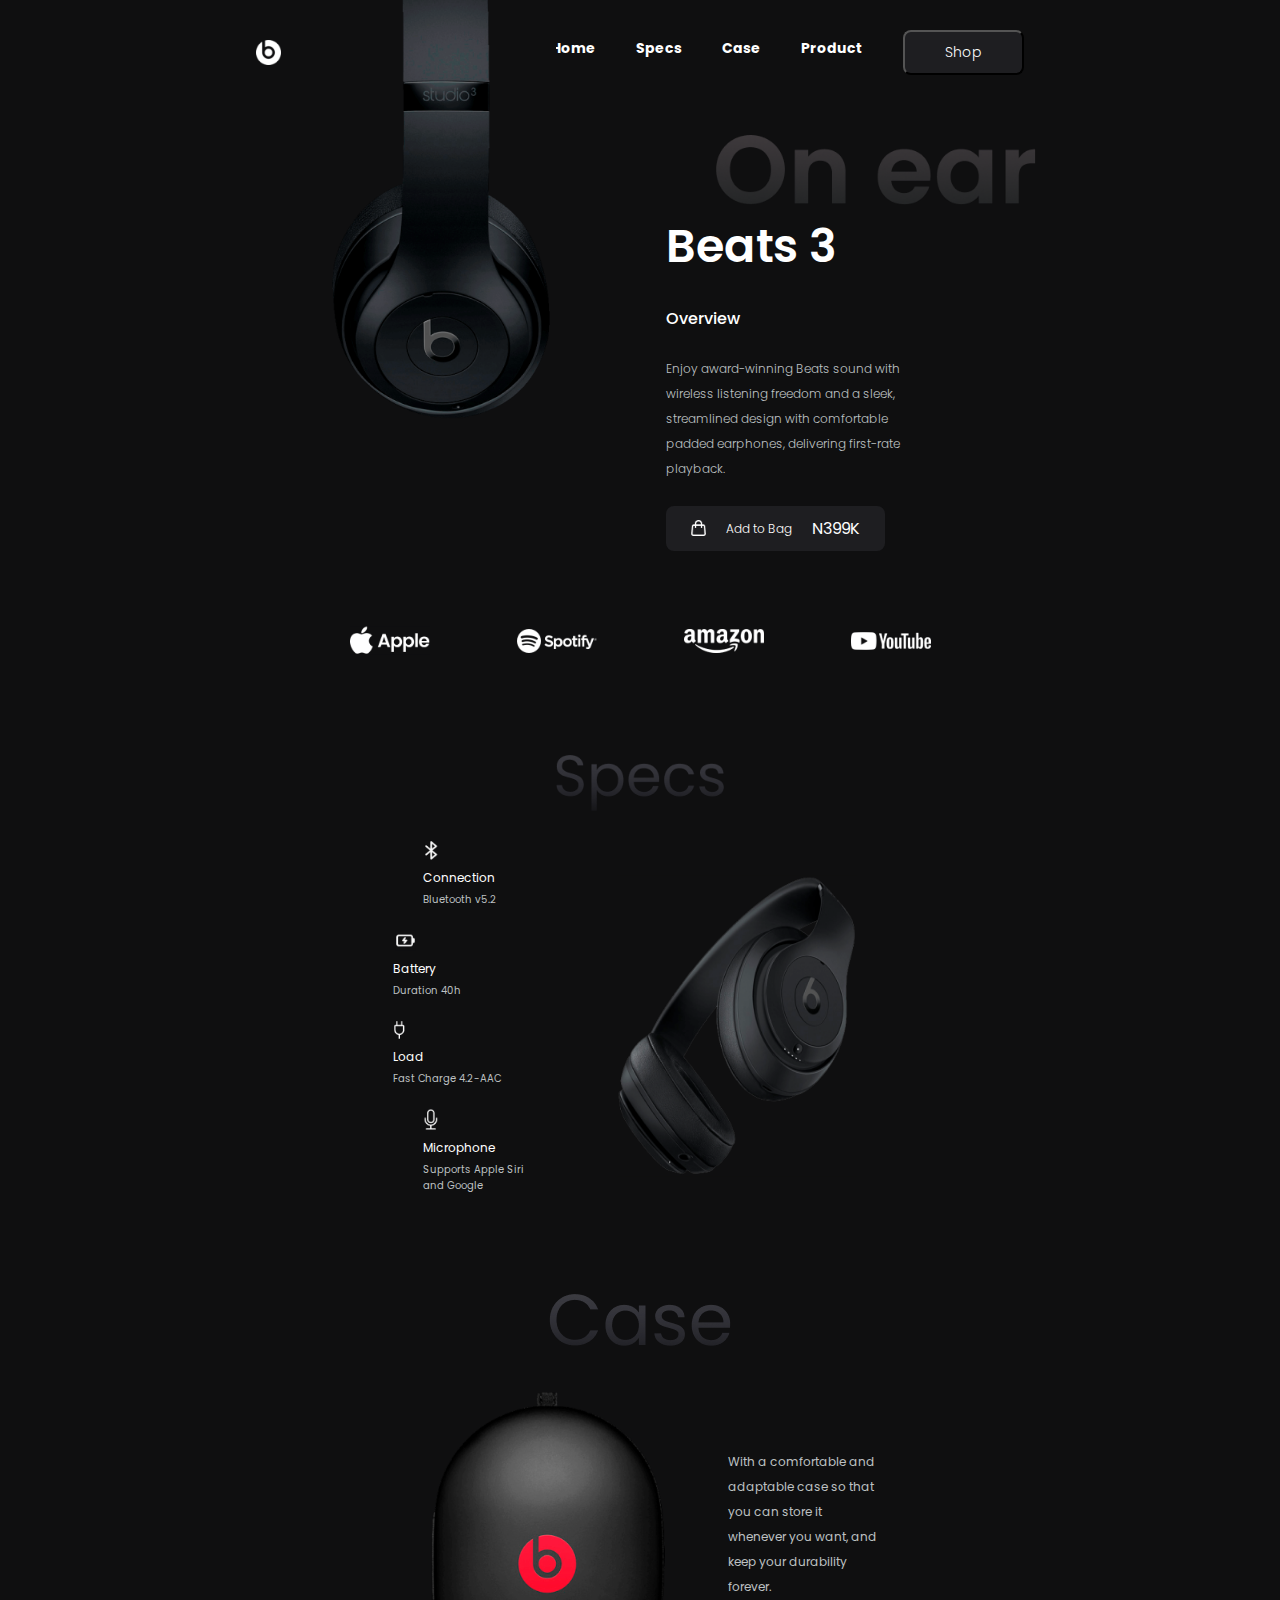
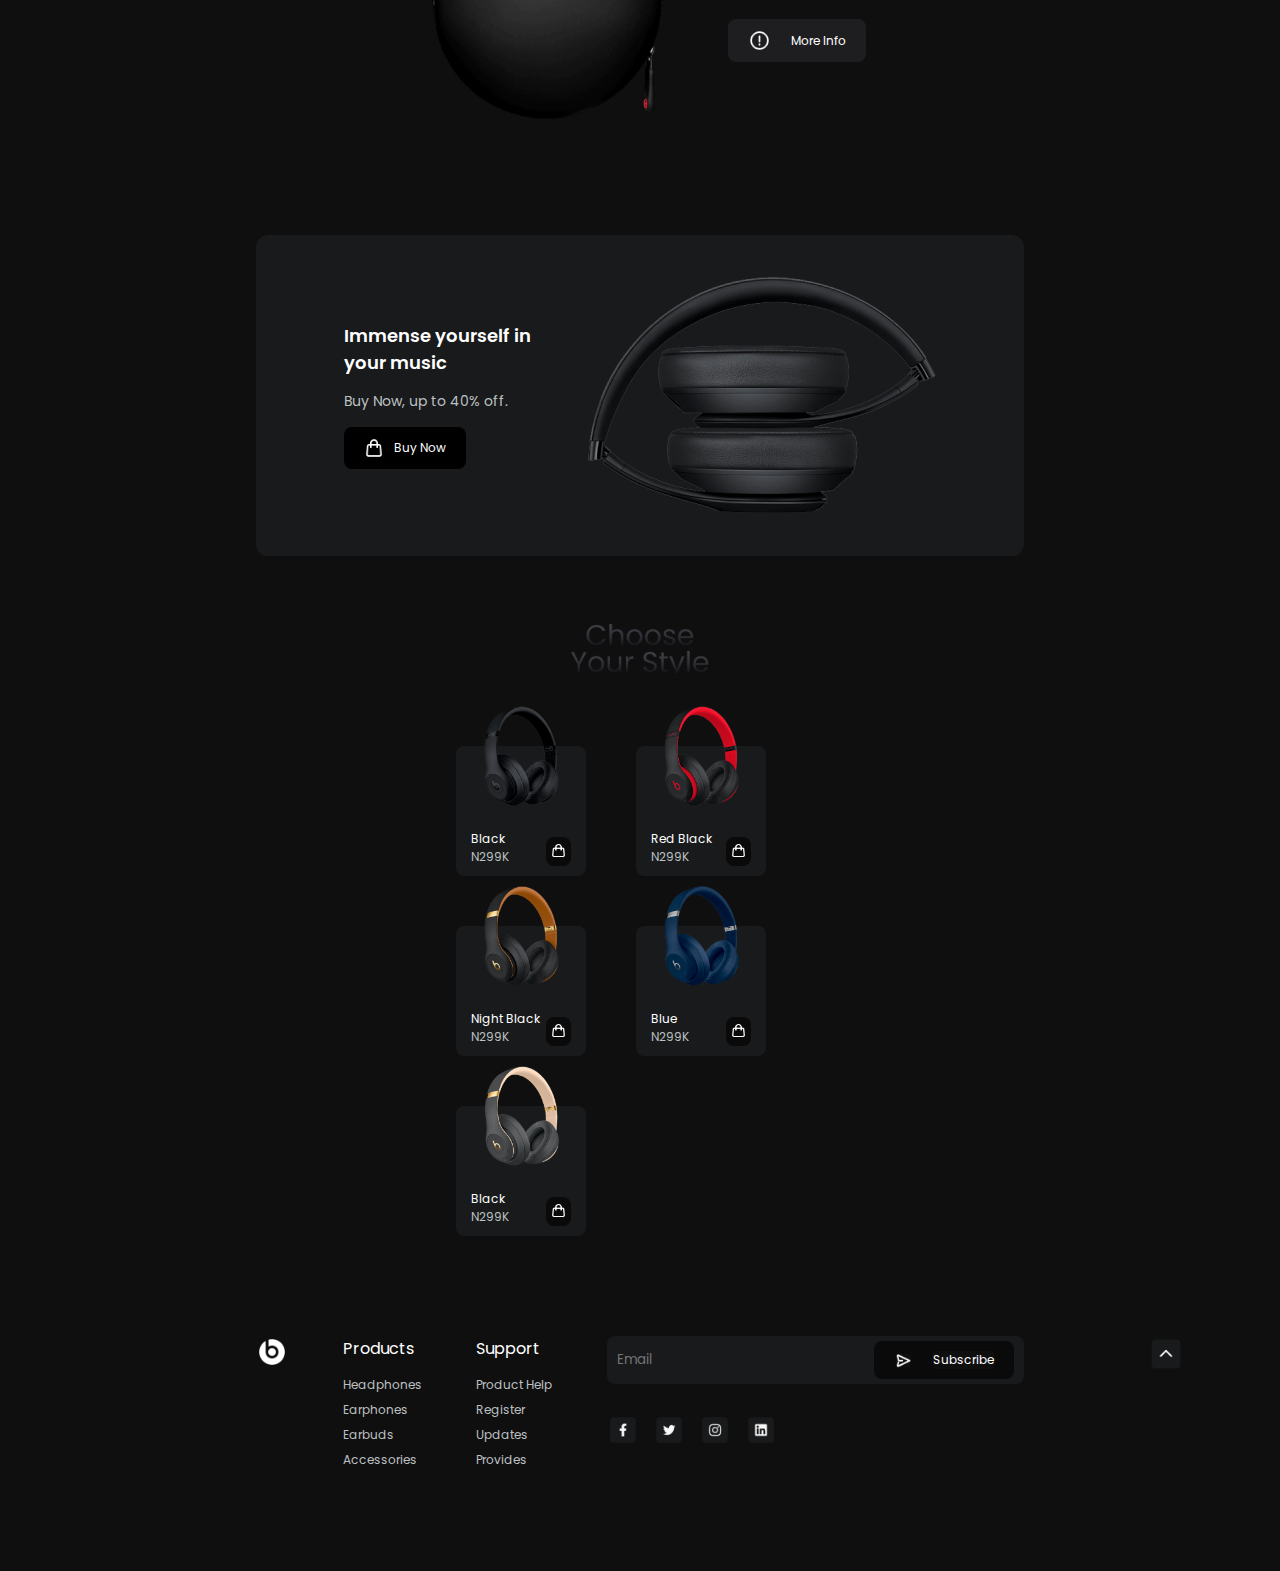
<file: Beats Landing Page/index.html>
<!DOCTYPE html>
<html lang="en">
<head>
    <meta charset="UTF-8">
    <meta name="viewport" content="width=device-width, initial-scale=1.0">
    <title>Beats Landing Page</title>
    <link rel="stylesheet" href="style.css">
    <link rel="preconnect" href="https://fonts.googleapis.com">
    <link rel="preconnect" href="https://fonts.gstatic.com" crossorigin>
    <link href="https://fonts.googleapis.com/css2?family=Poppins:wght@600&display=swap" rel="stylesheet">
</head>
<body>
    <nav>
        <img src="./assets/beatsLogo.png" alt="Logo">
        <div class="nav-right">
            <ul>
                <li><a href="#">Home</a></li>
                <li><a href="#">Specs</a></li>
                <li><a href="#">Case</a></li>
                <li><a href="#">Product</a></li>
            </ul>
            <button>Shop</button>
        </div>
    </nav>
    <main>
        <img class="mainImg" src="./assets/mainImage.png" alt="mainImage">
        <div class="main">
            <img class ="onearimg"src="./assets/onEar.png" alt="onEarlogo">
            <h1>Beats 3</h1>
            <h4>Overview</h4>
            <p>
                Enjoy award-winning Beats sound with wireless listening freedom and a
                sleek, streamlined design with comfortable padded earphones,
                delivering first-rate playback.
            </p>
            <div class="shopping-bag">
                <img src="./assets/shoppingBag.png" alt="shopping bag" />
                <p>Add to Bag</p>
                <span>N399K</span>
            </div>
        </div>
    </main>
    <section class="social-media-section">
        <img src="./assets/appleLogo.png" alt="apple logo" />
        <img src="./assets/spotifyLogo.png" alt="spotify logo" />
        <img src="./assets/amazonLogo.png" alt="amazon logo" />
        <img src="./assets/youtubeLogo.png" alt="youtube logo" />
    </section>
    <section class="specification">
        <img class="specification-logo" src="./assets/specsLogo.png" alt="specs logo"/>
        <div class="specification-list">
            <div class="specification-list-items">
                <div>
                    <img src="./assets/bluetooth.png" alt="bluetooth">
                    <p>Connection</p>
                    <p>Bluetooth v5.2</p>
                </div>
                <div>
                    <img src="./assets/battery.png" alt="battery">
                    <p>Battery</p>
                    <p>Duration 40h</p>
                </div>
                <div>
                    <img src="./assets/charger.png" alt="charger">
                    <p>Load</p>
                    <p>Fast Charge 4.2-AAC</p>
                </div>
                <div>
                    <img src="./assets/mic.png" alt="mic">
                    <p>Microphone</p>
                    <p>Supports Apple Siri and Google</p>
                </div>
            </div>
            <img src="./assets/specsImage.png" alt="specsImage">
        </div>
    </section>
    <section class="case">
        <img class="caseLogo" src="./assets/caseLogo.png" alt="caseLogo">
        <div class="case-item">
            <img class="case-item-img" src="./assets/caseImage.png" alt="caseImage">
            <div>
                <p>
                    With a comfortable and adaptable case so that you can store it
                    whenever you want, and keep your durability forever.
                </p>
                <p>
                    <img src="./assets/group.png" alt="group">
                    More Info  
                </p>
            </div>
        </div>
    </section>
    <section class="buy-product">
        <div>
          <h3>Immense yourself in your music</h3>
          <p>Buy Now, up to 40% off.</p>
          <div>
            <img src="./assets/shoppingBag.png" alt="shopping-bag">
            <p>Buy Now</p>
          </div>
        </div>
        <img src="./assets/buyNowSectionImage.png" alt="buyNowSectionImage">
    </section>
    <section class="product">
        <img class="product-logo" src="./assets/productLogo.png" alt="logo" />
        <div class="product-items">
            <div class="product-card">
                <img class="product-img" src="./assets/black.png" alt="black" />
                <div class="product-info">
                    <p>
                        Black <br />
                        <span>N299K</span>
                    </p>
                    <div>
                        <img src="./assets/shoppingBag.png" alt="shopping bag" />
                    </div>
                </div>
            </div>
            <div class="product-card">
                <img class="product-img" src="./assets/redBlack.png" alt="red black"/>
                <div class="product-info">
                    <p>
                        Red Black <br />
                        <span>N299K</span>
                    </p>
                    <div>
                        <img src="./assets/shoppingBag.png" alt="shopping bag" />
                    </div>
                </div>
            </div>
            <div class="product-card">
                <img class="product-img" src="./assets/nightBlack.png" alt="Night Black"/>
                <div class="product-info">
                    <p>
                        Night Black <br />
                        <span>N299K</span>
                    </p>
                    <div>
                        <img src="./assets/shoppingBag.png" alt="shopping bag" />
                    </div>
                </div>
            </div>
            <div class="product-card">
                <img class="product-img" src="./assets/blue.png" alt="blue" />
                <div class="product-info">
                    <p>
                        Blue <br />
                        <span>N299K</span>
                    </p>
      
                    <div>
                        <img src="./assets/shoppingBag.png" alt="shopping bag" />
                    </div>
                </div>
            </div>
            <div class="product-card">
                <img class="product-img" src="./assets/twilightGray.png" alt="twilight"/>
                <div class="product-info">
                    <p>
                        Black <br />
                        <span>N299K</span>
                    </p>
                    <div>
                        <img src="./assets/shoppingBag.png" alt="shopping bag" />
                    </div>
                </div>
            </div>
        </div>
    </section>
    <footer>
        <img class="footer-logo" src="./assets/beatsLogo.png" alt="logo" />
        <ul>
          <li><a href="#">Products</a></li>
          <li><a href="#">Headphones</a></li>
          <li><a href="#">Earphones</a></li>
          <li><a href="#">Earbuds</a></li>
          <li><a href="#">Accessories</a></li>
        </ul>
        <ul>
          <li><a href="#">Support</a></li>
          <li><a href="#">Product Help</a></li>
          <li><a href="#">Register</a></li>
          <li><a href="#">Updates</a></li>
          <li><a href="#">Provides</a></li>
        </ul>
        <div class="footer-subscription">
            <div>
                <input type="email" placeholder="Email" />
                <div class="subscribe-button">
                    <img src="./assets/rightArrow.png" alt="rightArrow" />
                    <p>Subscribe</p>
                </div>
            </div>
            <div>
                <img src="./assets/facebook.png" alt="facebook" />
                <img src="./assets/twitter.png" alt="twitter" />
                <img src="./assets/instagram.png" alt="instagram" />
                <img src="./assets/linkedin (1).png" alt="linkedin" />
            </div>
        </div>
        <img class="arrow-up" src="./assets/upArrow.png" alt="upArrow" />
    </footer>
</body>
</html>
</file>
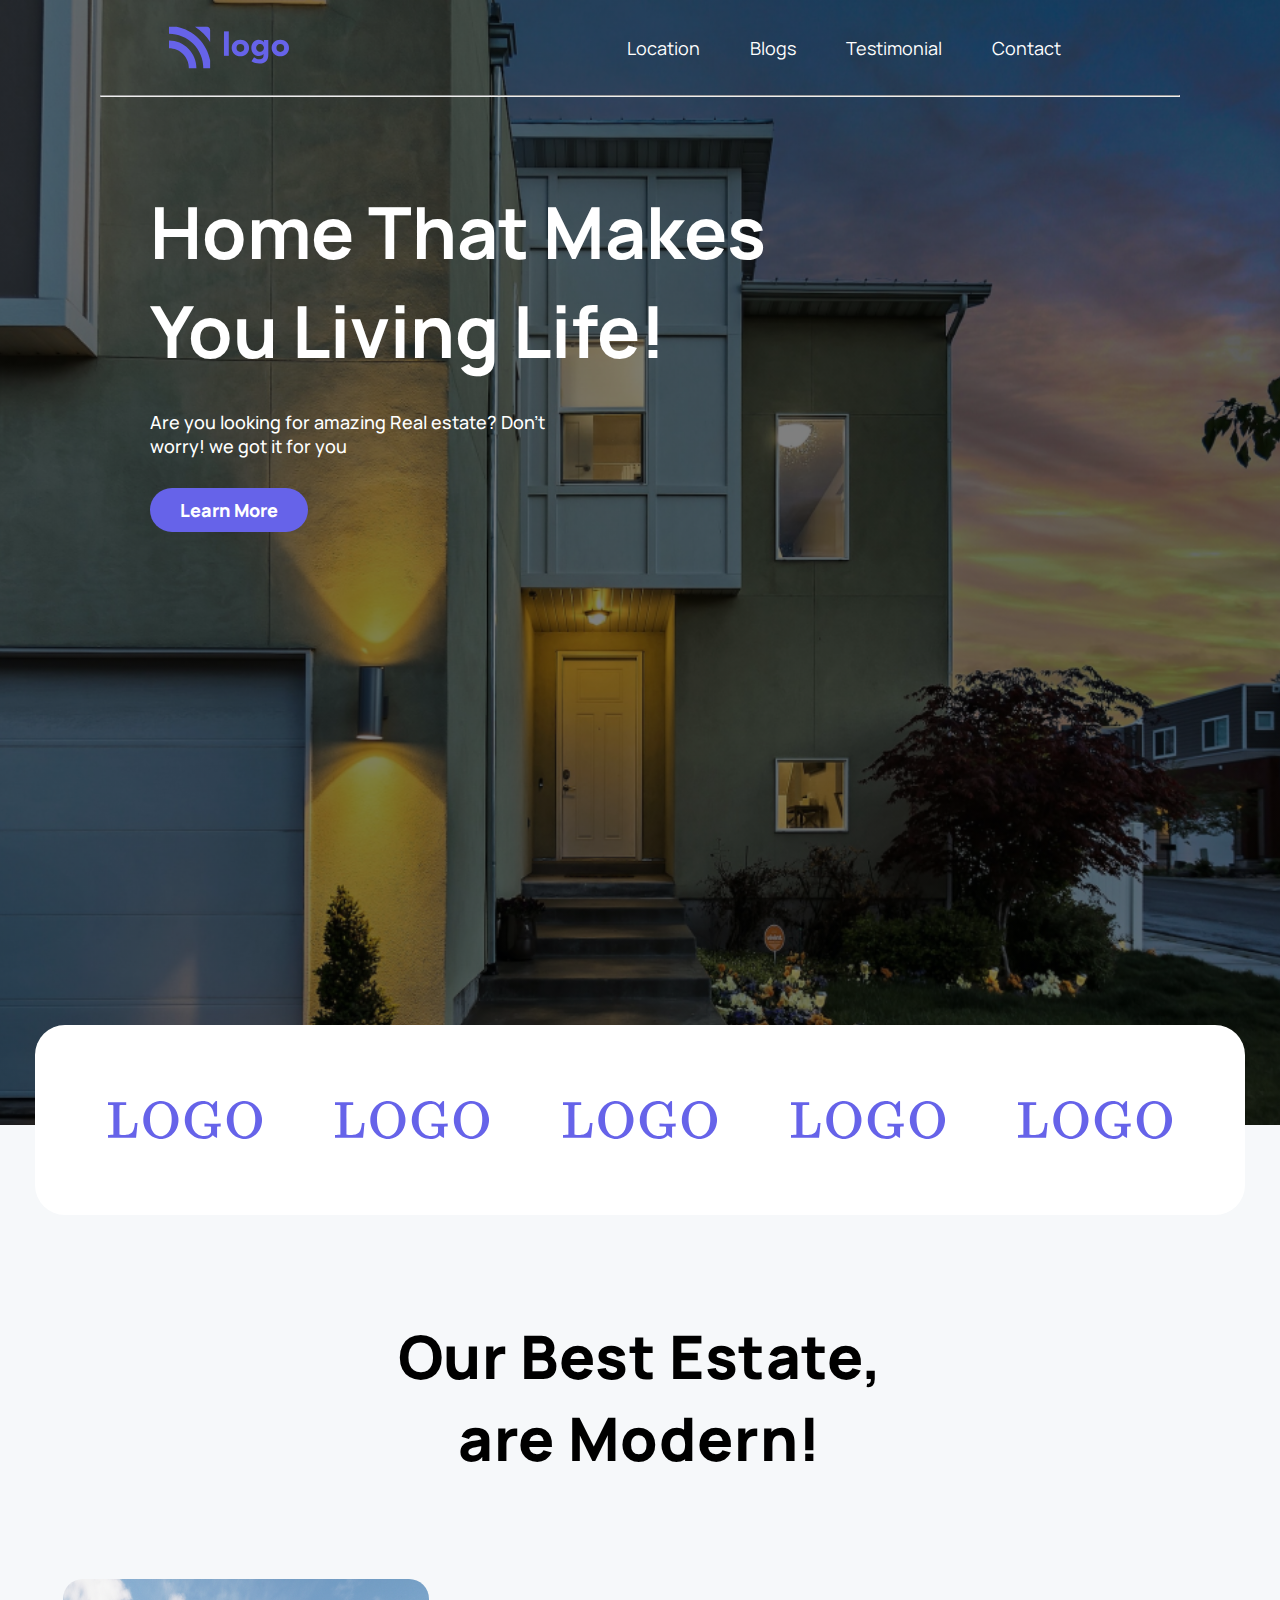
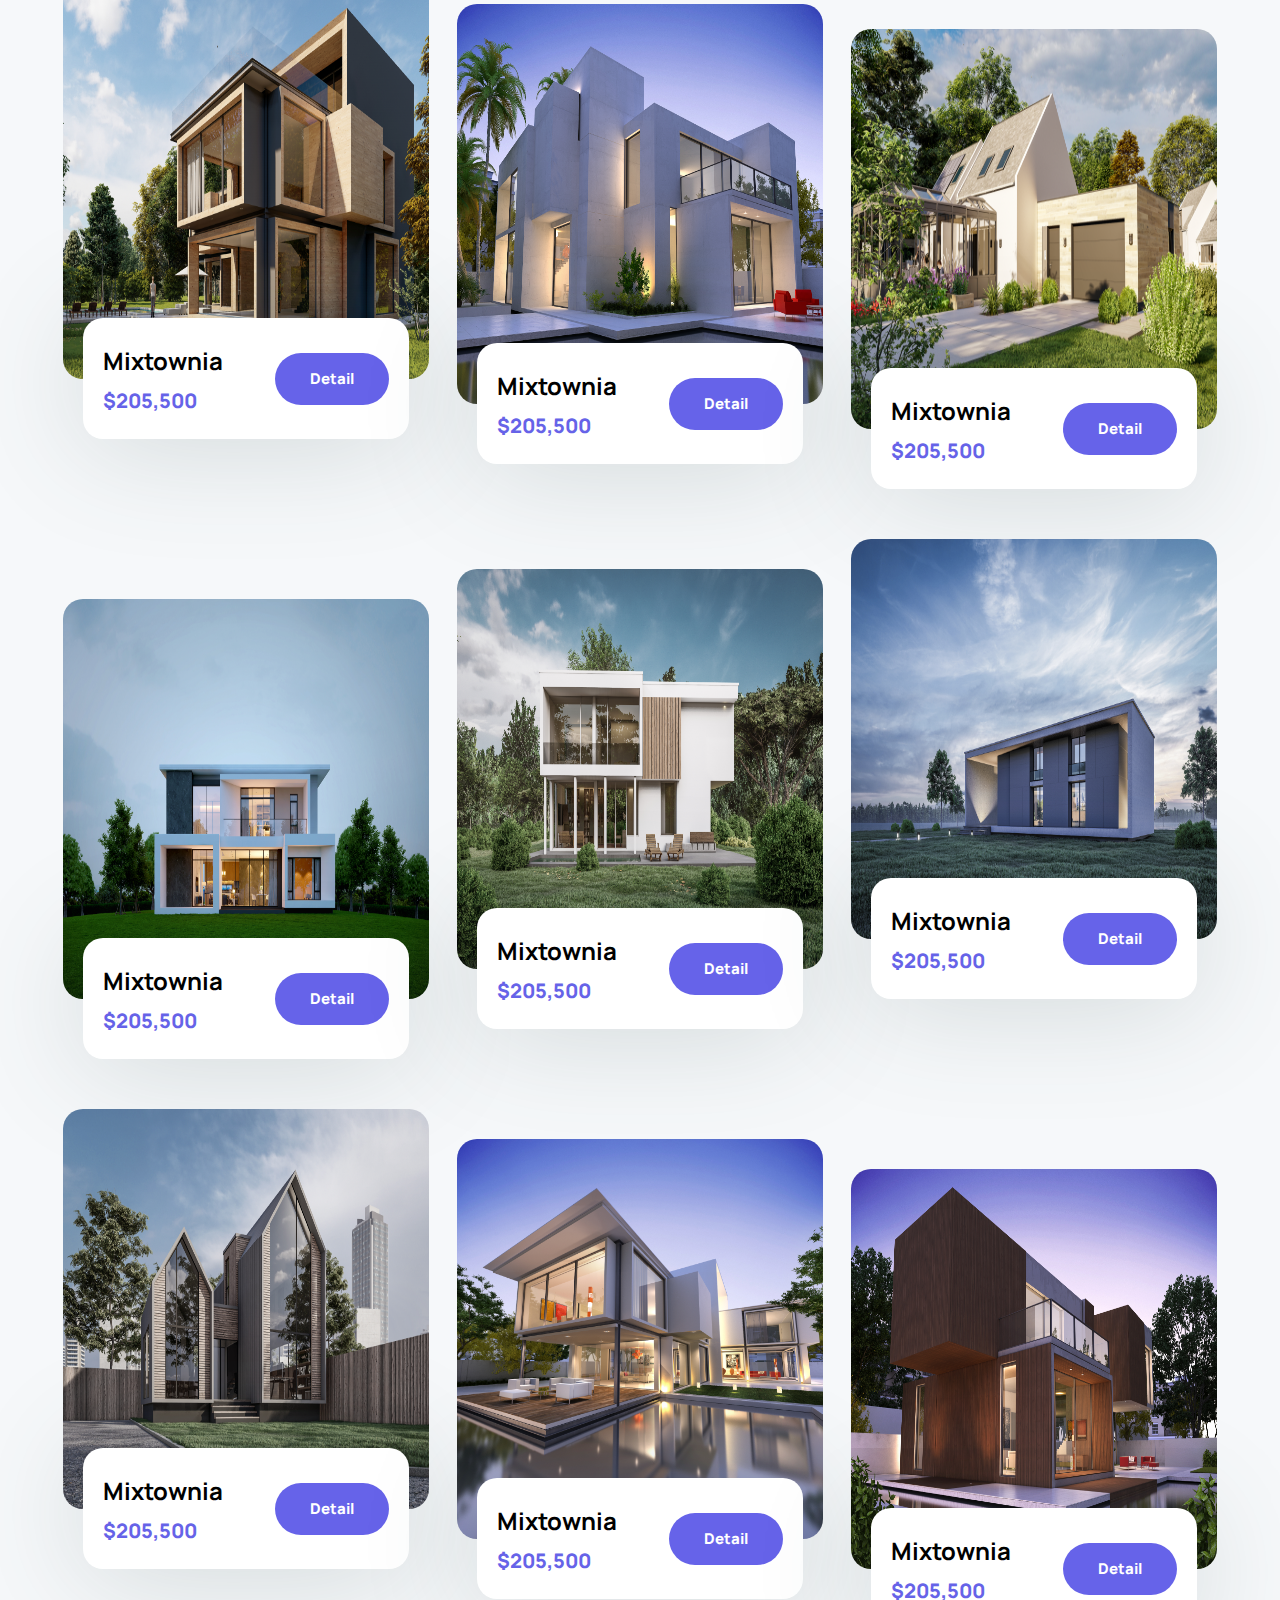
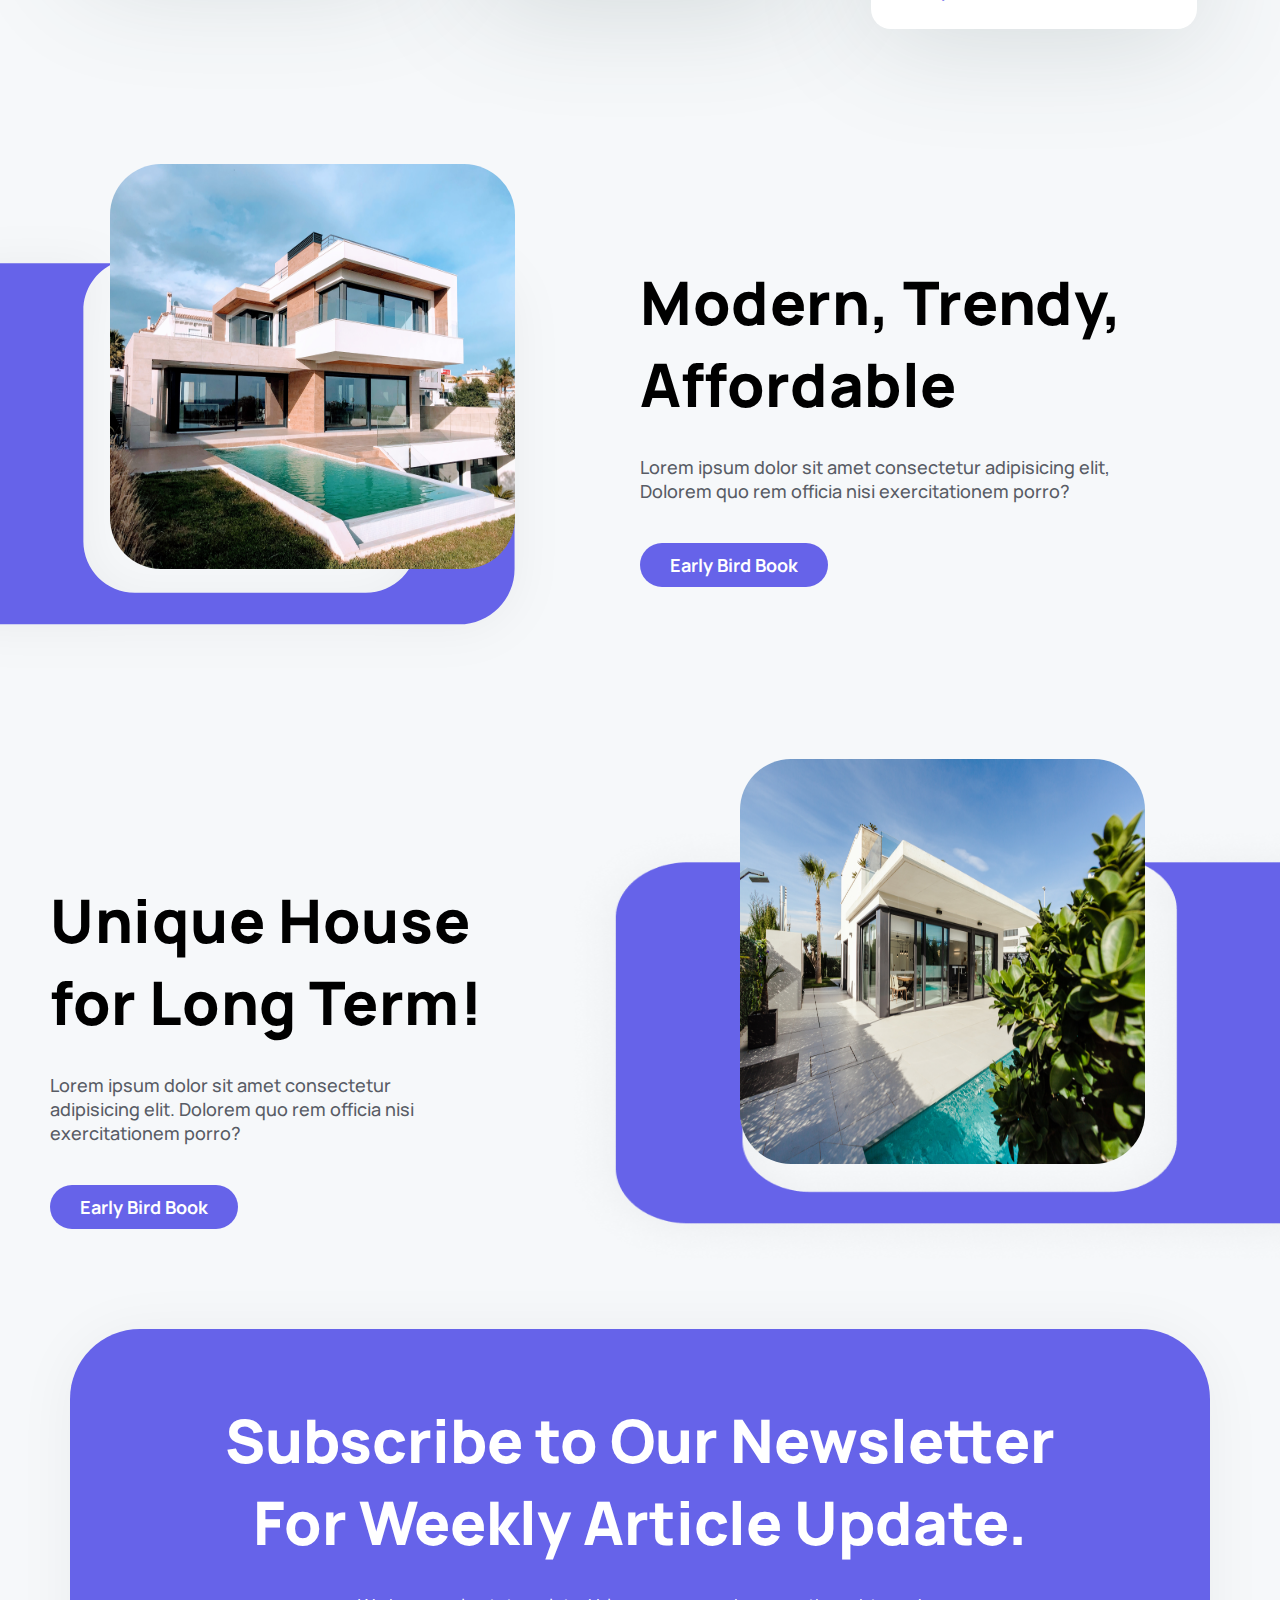
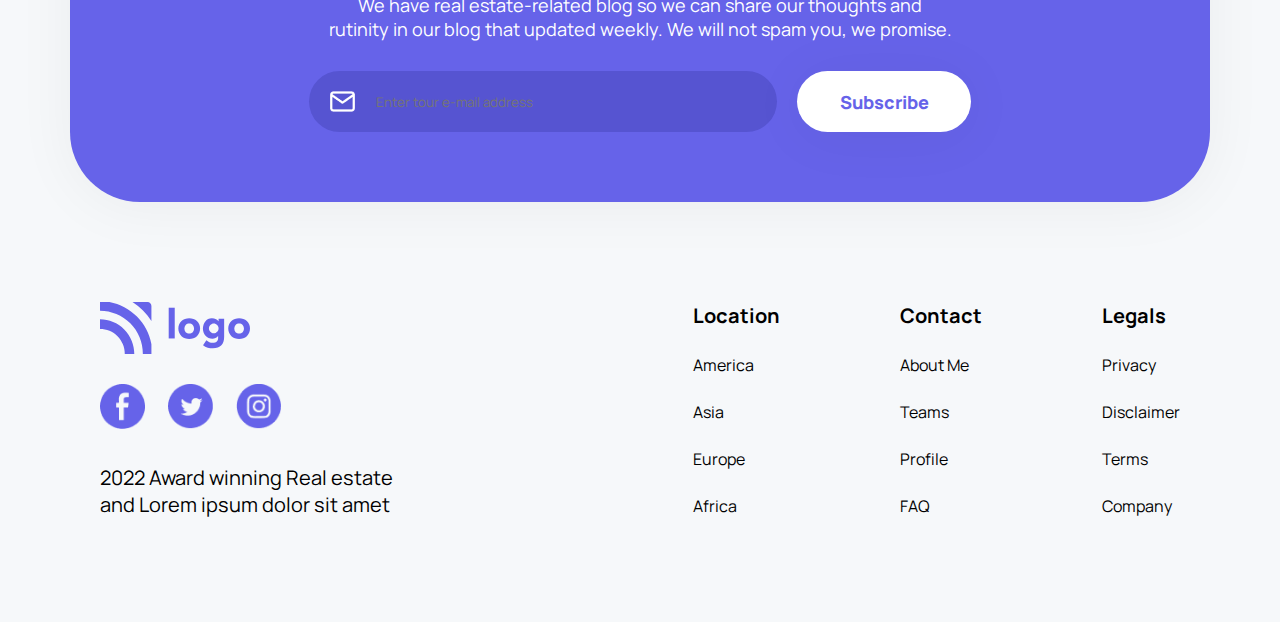
<file: RealEstateProject/index.html>
<!DOCTYPE html>
<html lang="en">
<head>
    <meta charset="UTF-8">
    <meta name="viewport" content="width=device-width, initial-scale=1.0">
    <title>Real_Estate</title>
    <link rel="preconnect" href="https://fonts.googleapis.com" />
    <link rel="preconnect" href="https://fonts.gstatic.com" crossorigin />
    <link href="https://fonts.googleapis.com/css2?family=Manrope:wght@200;300;400;500;600;700;800&display=swap" rel="stylesheet"/>
    <link rel="stylesheet" href="style.css">
</head>
<body>
    <header>
        <nav>
            <img src="./Icon/Logo.svg" alt="LogoImage">
            <ul>
                <li><a href="#">Location</a></li>
                <li><a href="#">Blogs</a></li>
                <li><a href="#">Testimonial</a></li>
                <li><a href="#">Contact</a></li>
            </ul>
        </nav>
        <hr />
        <div>
            <h1>Home That Makes <br />You Living Life!</h1>
            <p>
              Are you looking for amazing Real estate? Don't worry! we got it for
              you
            </p>
            <button>Learn More</button>
        </div>
    </header>

    <section class="my-logos">
        <img src="./Icon/logoName.svg" alt="named logo" />
        <img src="./Icon/logoName.svg" alt="named logo" />
        <img src="./Icon/logoName.svg" alt="named logo" />
        <img src="./Icon/logoName.svg" alt="named logo" />
        <img src="./Icon/logoName.svg" alt="named logo" />
    </section>

    <section class="cards-wrapper-section">
        <h1>Our Best Estate, <br />are Modern!</h1>
        <div class="cards-wrapper">
          <div class="card">
            <img src="./Photo/cardImage1.png" alt="cardImage1" />
            <div class="card-box">
              <div>
                <h3>Mixtownia</h3>
                <p>$205,500</p>
              </div>
              <button>Detail</button>
            </div>
        </div>
        <div class="card">
            <img src="./Photo/cardImage2.png" alt="cardImage2" />
            <div class="card-box">
              <div>
                <h3>Mixtownia</h3>
                <p>$205,500</p>
              </div>
              <button>Detail</button>
            </div>
        </div>
        <div class="card">
            <img src="./Photo/cardImage3.png" alt="cardImage3" />
            <div class="card-box">
              <div>
                <h3>Mixtownia</h3>
                <p>$205,500</p>
              </div>
              <button>Detail</button>
            </div>
        </div>
        <div class="card">
            <img src="./Photo/cardImage4.png" alt="cardImage4" />
            <div class="card-box">
              <div>
                <h3>Mixtownia</h3>
                <p>$205,500</p>
              </div>
              <button>Detail</button>
            </div>
        </div>
        <div class="card">
            <img src="./Photo/cardImage5.png" alt="cardImage5" />
            <div class="card-box">
              <div>
                <h3>Mixtownia</h3>
                <p>$205,500</p>
              </div>
              <button>Detail</button>
            </div>
        </div>
        <div class="card">
            <img src="./Photo/cardImage6.png" alt="cardImage6" />
            <div class="card-box">
              <div>
                <h3>Mixtownia</h3>
                <p>$205,500</p>
              </div>
              <button>Detail</button>
            </div>
        </div>
        <div class="card">
            <img src="./Photo/cardImage7.png" alt="cardImage7" />
            <div class="card-box">
              <div>
                <h3>Mixtownia</h3>
                <p>$205,500</p>
              </div>
              <button>Detail</button>
            </div>
        </div>
        <div class="card">
            <img src="./Photo/cardImage8.png" alt="cardImage8" />
            <div class="card-box">
              <div>
                <h3>Mixtownia</h3>
                <p>$205,500</p>
              </div>
              <button>Detail</button>
            </div>
        </div>
        <div class="card">
            <img src="./Photo/cardImage9.png" alt="cardImage9" />
            <div class="card-box">
              <div>
                <h3>Mixtownia</h3>
                <p>$205,500</p>
              </div>
              <button>Detail</button>
            </div>
          </div>
        </div>
    </section>
    <section class="features-section first-feature-section">
        <div>
          <img src="./Icon/featureImageBg1.svg" alt="image background" />
          <img src="./Photo/featuresImage1.png" alt="feature image 1" />
        </div>
        <div>
          <h1>Modern, Trendy, Affordable</h1>
          <p>
            Lorem ipsum dolor sit amet consectetur adipisicing elit, Dolorem quo
            rem officia nisi exercitationem porro?
          </p>
          <button>Early Bird Book</button>
        </div>
    </section>
    <section class="features-section second-feature-section">
      <div>
        <h1>Unique House for Long Term!</h1>
        <p>
          Lorem ipsum dolor sit amet consectetur adipisicing elit. Dolorem quo
          rem officia nisi exercitationem porro?
        </p>
        <button>Early Bird Book</button>
      </div>

      <div>
        <img src="./Icon/featureImageBg2.png" alt="image background" />
        <img src="./Photo/featuresImage2.png" alt="feature image 2" />
      </div>
    </section>

    <section class="newsletter">
      <h1>Subscribe to Our Newsletter <br> For Weekly Article Update.</h1>
      <p>
        We have real estate-related blog so we can share our thoughts and
        rutinity in our blog that updated weekly. We will not spam you, we
        promise.
      </p>
      <form>
        <div>
          <img src="./Icon/mail.png" alt="mail">
          <input type="text" placeholder="Enter tour e-mail address"/>
        </div>
        <button>Subscribe</button>
      </form>
    </section>

    <footer>
      <div>
        <img src="./Icon/Logo.svg" alt="logo" />
        <div>
          <img src="./Icon/facebook (1).png" alt="facebook icon" />
          <img src="./Icon/twitter (1).png" alt="twitter icon" />
          <img src="./Icon/instagram (1).png" alt="instagram icon" />
        </div>
        <p>2022 Award winning Real estate and Lorem ipsum dolor sit amet</p>
      </div>

      <div class="footer-links">
        <div class="footer-links-content">
          <ul>
            <li><a href="#">Location</a></li>
            <li><a href="#">America</a></li>
            <li><a href="#">Asia</a></li>
            <li><a href="#">Europe</a></li>
            <li><a href="#">Africa</a></li>
          </ul>
        </div>

        <div class="footer-links-content">
          <ul>
            <li><a href="#">Contact</a></li>
            <li><a href="#">About Me</a></li>
            <li><a href="#">Teams</a></li>
            <li><a href="#">Profile</a></li>
            <li><a href="#">FAQ</a></li>
          </ul>
        </div>

        <div class="footer-links-content">
          <ul>
            <li><a href="#">Legals</a></li>
            <li><a href="#">Privacy</a></li>
            <li><a href="#">Disclaimer</a></li>
            <li><a href="#">Terms</a></li>
            <li><a href="#">Company</a></li>
          </ul>
        </div>
      </div>
    </footer>
</body>
</html>
</file>
<file: Beats Landing Page/style.css>
*{
    margin: 0;
    padding: 0;
    outline: 0;
    box-sizing: border-box;
    background: #0f0f10;
    font-family: "Poppins", sans-serif;
    color: #ffffff;
}

a{
    text-decoration: none;
}

li{
    list-style: none;
}

body{
    margin: 0 20vw;
}

nav{
    display: flex;
    align-items: center;
    justify-content: space-between;
    width: 100%;
    padding: 30px 0;
}

nav img{
    width: 25px;
    height : 25px;
}

nav ul{
    display: flex;
}

nav ul li{
    margin-right: 40px;
}

nav ul li a {
    font-weight: 700;
    font-size: 14px;
    color: white;
}

nav ul li:first-child a{
    font-weight: 700;
    font-size: 14px;
}

.nav-right{
    display: flex;
    align-items: center;
    margin-left:auto ;
}

.nav-right button {
    background: #1e1e21;
    border-radius: 8px;
    font-weight: 300;
    font-size: 14px;
    padding: 10px 40px;
}

main{
    display: flex;
    align-items: flex-start;
    margin-top: 30px;
    position: relative;
}

.mainImg{
  width: 230px;
  position: relative;
  top: -250px;
  left: 70px;
}

.main{
    margin-left: 180px;
}

.onearimg{
    width : 320px;
    margin-left: 50px;
}

.main h1{
  font-weight: 600;
  font-size: 46px;
  margin-bottom: 25px;
}

.main h4{
  font-weight: 500;
  font-size: 16px;
  margin-bottom: 25px;
}

.main p{
    width: 65%;
    font-size: 12px;
    font-weight: 300;
    color: #bdc0c2;
    line-height: 25px;
    margin-bottom: 25px;
}

.shopping-bag{
  display: flex;
  align-items: center;
  gap: 20px;
  background: #1e1e21;
  border-radius: 8px;
  width: fit-content;
  padding: 10px 25px;
}

.shopping-bag img{
    width: 15px;
    background-color: transparent;
}

.shopping-bag p{
  margin-bottom: 0;
  color: white;
  background-color: transparent;
}

.shopping-bag span{
    background-color: transparent;
}

.social-media-section {
    display: flex;
    align-items: center;
    justify-content: space-around;
    padding: 0 50px;
    position: relative;
    top: -50px;
    margin-bottom: 40px;
}

.social-media-section img {
    scale: 0.8;
}

.specification {
    display: flex;
    flex-direction: column;
    align-items: center;
}
  
.specification-logo,
.case-logo {
    scale: 0.8;
    margin-bottom: 20px;
}
  
.specification-list {
    display: flex;
    
}
  
.specification-list img {
    scale: 0.8;
}
  
.specification-list-items div {
    margin-bottom: 20px;
}
  
.specification-list-items div img {
    scale: 0.8;
}
  
.specification-list-items div p {
    font-size: 12px;
}
  
.specification-list-items div p:last-child {
    color: #bdc0c2;
    font-size: 10px;
    margin-top: 5px;
    width: 70%;
}
  
.specification-list-items div:first-of-type,
.specification-list-items div:last-of-type {
    margin-left: 30px;
}

.case {
    margin-top: 80px;
    display: flex;
    flex-direction: column;
    align-items: center;
}
  
  .case-item {
    display: flex;
    gap: 30px;
    align-items: center;
    justify-content: center;
}

.case-item-img {
    scale: 0.8;
}

.case-item div {
    width: 20%;
}

.case-item div p:first-child {
    color: #bdc0c2;
    font-size: 12px;
    font-weight: 400;
    line-height: 25px;
    margin-bottom: 20px;
}

.case-item div p:last-child img {
    scale: 0.8;
    background-color: transparent;
}
  
.case-item div p:last-child {
    width: fit-content;
    background: #1e1e21;
    border-radius: 8px;
    display: flex;
    align-items: center;
    gap: 20px;
    font-size: 12px;
    padding: 10px 20px;
}

.buy-product {
    background: #181a1b;
    border-radius: 12px;
    display: flex;
    align-items: center;
    justify-content: center;
    gap: 50px;
    margin-top: 70px;
    padding: 40px 0;
}
  
.buy-product div,
.buy-product p,
.buy-product h3,
.buy-product img {
    background-color: transparent;
}
  
.buy-product div {
    width: 25%;
}
  
.buy-product div h3 {
    font-weight: 600;
    font-size: 18px;
    margin-bottom: 15px;
}
  
.buy-product div p {
    color: #bdc0c2;
    font-size: 14px;
    margin-bottom: 15px;
}
  
.buy-product div div {
    display: flex;
    align-items: center;
    width: fit-content;
    background: #000000;
    border-radius: 8px;
    padding: 10px 20px;
}
  
.buy-product div div img {
    scale: 0.8;
    margin-right: 10px;
}
  
.buy-product div div p {
    margin-bottom: 0;
    font-size: 12px;
    color: white;
}

.product {
    display: flex;
    flex-direction: column;
    margin: 0 150px;
  }
  
  .product-logo {
    display: flex;
    flex-direction: column;
  }
  
  .product-logo {
    scale: 0.3;
  }
  
  .product-items {
    display: flex;
    align-items: center;
    flex-wrap: wrap;
    gap: 50px;
    padding-left: 50px;
  }
  
  .product-card {
    position: relative;
    width: 130px;
    height: 130px;
    background: #181a1b;
    border-radius: 8px;
  }
  
  .product-img {
    width: 75px;
    height: 100px;
    position: absolute;
    z-index: 100;
    top: -40px;
    left: 28px;
  }
  
  .product-img,
  .product-card p,
  .product-card span,
  .product-card img,
  .product-card div {
    background-color: transparent;
  }
  
  .product-info {
    position: absolute;
    bottom: 0;
    width: 100%;
    display: flex;
    align-items: flex-end;
    justify-content: space-between;
    padding: 10px 15px;
  }
  
  .product-info p {
    font-size: 12px;
  }
  
  .product-info p span {
    color: #bdc0c2;
  }
  
  .product-info div {
    background: #0a0a0b;
    border-radius: 8px;
    padding: 2px 6px;
  }
  
  .product-info div img {
    width: 13px;
    height: 13px;
  }
  
  footer{
    margin: 100px 0;
    display: flex;
    align-items: flex-start;
    justify-content: space-between;
    position: relative;
  }
  
  .footer-logo{
    scale: 0.8;
  }
  
  ul li a{
    font-size: 12px;
    color: #BDC0C2;
  }
  
  ul li:first-child a{
    font-size: 16px;
    font-weight: 400;
    color: white;
  }
  
  ul li:first-child{
    margin-bottom: 10px;
  }
  
  .footer-subscription{
    display: flex;
    flex-direction: column;
    gap: 30px;
  }
  
  .footer-subscription div:first-child{
    background: #181A1B;
  border-radius: 8px;
  padding: 5px 10px;
  display: flex;
  }
  
  .footer-subscription div:first-child input{
    border: none;
    background-color: transparent;
  }
  
  .subscribe-button{
    background: #0A0A0B;
    border-radius: 8px;
    padding: 10px 20px;
    border: none;
    display: flex;
    align-items: center;
    gap: 10px;
  }
  
  .subscribe-button img{
    scale: 0.8;
  }
  
  .subscribe-button p{
    font-size: 12px;
  }
  
  .footer-subscription div:last-child img{
    margin-right: 10px;
    scale: 0.8;
  }
  
  .arrow-up{
    position: absolute;
    right: -160px;
    scale: 0.8;
  }
</file>
<file: RealEstateProject/style.css>
* {
    margin: 0;
    padding: 0;
    box-sizing: border-box;
    font-family: "Manrope";
  }

  li {
    list-style: none;
  }

  a {
    text-decoration: none;
  }

  button {
    background: #6663e9;
    border: none;
    border-radius: 30px;
    padding: 10px 30px;
    color: #ffffff;
    font-weight: 800;
    font-size: 18px;
  }

  body {
    background-color: #f6f8fa;
  }

  header {
    background-image: linear-gradient(rgba(0, 0, 0, 0.5), rgba(0, 0, 0, 0.5)),
      url("./Photo/mainBackground.png");
    background-position: center;
    background-repeat: no-repeat;
    background-size: cover;
    height: 125vh;
    position: relative;
  }

  nav {
    display: flex;
    align-items: center;
    justify-content: space-around;
    padding: 25px 0;
  }
  
  nav img {
    height: 45px;
    width: 120px;
  }
  
  nav ul {
    display: flex;
    align-items: center;
  }
  
  nav ul li a {
    color: #ffffff;
    margin-right: 50px;
    font-size: 18px;
  }
  
  hr {
    margin: 0 100px;
  }

  header div {
    color: #ffffff;
    margin-left: 150px;
    margin-top: 85px;
  }
  
  header div h1 {
    font-size: 72px;
    margin-bottom: 30px;
  }
  
  header div p {
    font-size: 18px;
    margin-bottom: 30px;
    font-weight: 500;
    width: 410px;
  }

  .my-logos {
    background-color: #fff;
    margin: 0 35px;
    height: 190px;
    display: flex;
    align-items: center;
    justify-content: space-evenly;
    border-radius: 30px;
    position: relative;
    bottom: 100px;
  }

  .my-logos img {
    width: 156px;
    height: 38px;
  }

  .cards-wrapper-section h1 {
    font-weight: 800;
    font-size: 60px;
    text-align: center;
    letter-spacing: 0.01em;
  }
  
  .cards-wrapper {
    display: flex;
    flex-wrap: wrap;
    align-items: center;
    justify-content: center;
    gap: 10px;
    margin-top: 50px;
    position: relative;
  }

  .card {
    flex-basis: 30%;
    display: flex;
    flex-direction: column;
    align-items: center;
    justify-content: center;
    position: relative;
  }

  .cards-wrapper div:nth-child(2) {
    margin-top: 50px;
  }
  .cards-wrapper div:nth-child(3) {
    margin-top: 100px;
  }
  .cards-wrapper div:nth-child(4) {
    margin-top: 160px;
  }
  .cards-wrapper div:nth-child(5) {
    margin-top: 100px;
  }
  .cards-wrapper div:nth-child(6) {
    margin-top: 40px;
  }
  .cards-wrapper div:nth-child(7) {
    margin-top: 40px;
  }
  .cards-wrapper div:nth-child(8) {
    margin-top: 100px;
  }
  .cards-wrapper div:nth-child(9) {
    margin-top: 160px;
  }

  .card img {
    width: 366px;
    height: 400px;
    border-radius: 20px;
  }

  .card-box {
    width: 326px;
    height: 121px;
    border-radius: 20px;
    background: #ffffff;
    box-shadow: 0px 4px 120px rgba(58, 86, 78, 0.2);
    position: absolute;
    bottom: -60px;
    padding: 15px 20px;
    display: flex;
    align-items: center;
    justify-content: space-between;
  }
  
  .card-box button {
    font-weight: 800;
    font-size: 15px;
    width: 114px;
    height: 52px;
  }
  
  .card-box div h3 {
    font-weight: 700;
    font-size: 24px;
    margin-bottom: 10px;
  }
  
  .card-box div p {
    font-weight: 800;
    font-size: 20px;
    color: #6663e8;
    text-shadow: 0px 4px 60px rgba(0, 0, 0, 0.05);
  }

  .features-section {
    display: flex;
    align-items: center;
    justify-content: center;
    margin-top: 250px;
  }
  
  .features-section div {
    width: 50%;
  }
  
  .first-feature-section div:first-child img:first-child {
    position: absolute;
    left: -80px;
    z-index: -1;
    width: 726px;
    height: 456px;
  }
  
  .features-section div:first-child img:last-child {
    position: relative;
    width: 405px;
    height: 405px;
    border-radius: 51px;
    bottom: 55px;
    left: 110px;
  }
  
  .features-section h1 {
    font-weight: 800;
    font-size: 60px;
    letter-spacing: 0.01em;
    margin-bottom: 30px;
  }
  
  .features-section p {
    font-weight: 500;
    font-size: 18px;
    color: #585c65;
    margin-bottom: 40px;
    max-width: 80%;
  }
  
  .features-section button {
    font-weight: 700;
  }
  
  .second-feature-section {
    display: flex;
    align-items: center;
    justify-content: center;
  }
  
  .second-feature-section div {
    width: 50%;
  }
  
  .second-feature-section div:last-child{
      position: relative;
  }
  
  .second-feature-section div:last-child img:first-child {
    position: absolute;
    right: 0;
    width: 726px;
    height: 456px;
    bottom: -220px;
  }
  
  .second-feature-section div:last-child img:last-child {
    position: absolute;
    width: 405px;
    height: 405px;
    border-radius: 51px;
    right: 135px;
    bottom: -110px;
  }
  
  .second-feature-section div:first-child {
    padding: 0 50px;
  }
  
  .second-feature-section div:first-child h1 {
    width: 90%;
  }
  
  .newsletter {
    margin: 100px 70px;
    background: #6663e9;
    box-shadow: 0px 4px 60px rgba(0, 0, 0, 0.05);
    border-radius: 70px;
    display: flex;
    flex-direction: column;
    align-items: center;
    justify-content: center;
    gap: 30px;
    padding: 70px 0;
    color: #ffffff;
    text-align: center;
  }
  
  .newsletter h1 {
    font-weight: 800;
    font-size: 60px;
  }
  
  .newsletter p {
    font-weight: 400;
    font-size: 18px;
    width: 55%;
  }
  
  .newsletter form {
    display: flex;
    align-items: center;
    gap: 20px;
  }
  
  .newsletter form div {
    display: flex;
    align-items: center;
    gap: 20px;
    background: #5654d1;
    border-radius: 40px;
    width: 468px;
    height: 61px;
    padding: 0 20px;
  }
  
  .newsletter form input {
    background-color: transparent;
    border: none;
  }
  
  .newsletter form button {
    background: #ffffff;
    box-shadow: 0px 4px 60px rgba(0, 0, 0, 0.05);
    border-radius: 40px;
    width: 174px;
    height: 61px;
    color: #6663e9;
  }

  footer {
    display: flex;
    align-items: flex-start;
    margin: 0 100px;
    justify-content: space-between;
    margin-bottom: 80px;
  }
  
  footer div:first-child {
    display: flex;
    flex-direction: column;
    gap: 30px;
  }
  
  footer div:first-child img {
    width: 150px;
  }
  
  footer div:first-child div img {
    width: 45px;
    height: 45px;
    margin-right: 20px;
  }
  
  footer div:first-child p {
    width: 323px;
    font-weight: 400;
    font-size: 20px;
  }
  
  .footer-links {
    display: flex;
    align-items: flex-start;
    justify-content: space-between;
    gap: 120px;
  }
  
  .footer-links-content {
    display: flex;
    flex-direction: column;
  }
  
  .footer-links-content ul li a {
    color: black;
  }
  
  .footer-links-content ul li:first-child {
    font-weight: 700;
    font-size: 20px;
  }
  
  .footer-links-content ul li{
      margin-bottom: 25px;
  }
</file>
